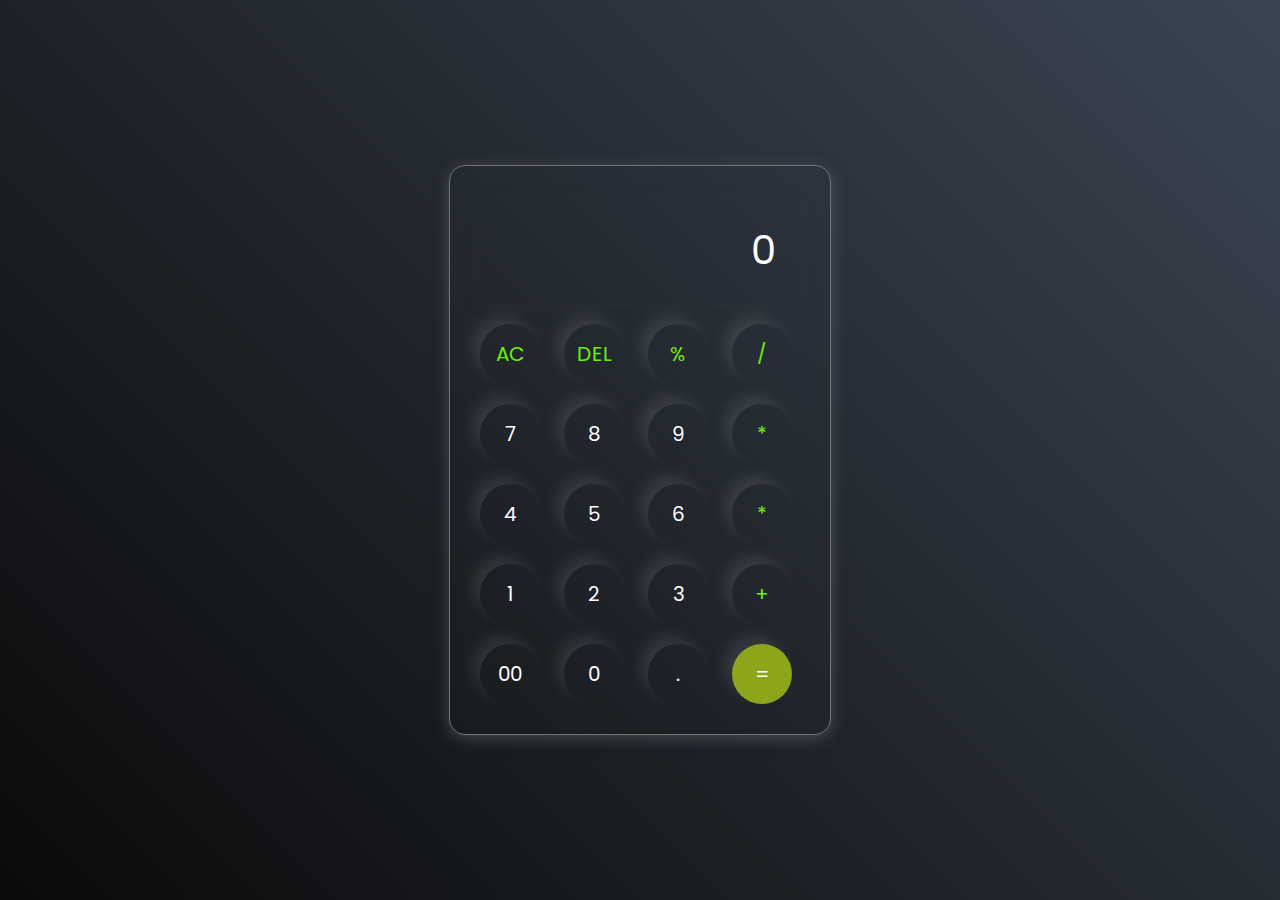
<file: Codsoft/Task3/index.html>
<!DOCTYPE html>
<html lang="en">
<head>
    <meta charset="UTF-8">
    <meta name="viewport" content="width=device-width, initial-scale=1.0">
    <title>Calculator</title>
    <link rel="stylesheet" href="style.css">

    <!----------Google Fonts------------->
    <link rel="preconnect" href="https://fonts.googleapis.com">
<link rel="preconnect" href="https://fonts.gstatic.com" crossorigin>
<link href="https://fonts.googleapis.com/css2?family=Poppins:ital,wght@0,100;0,200;0,300;0,400;0,500;0,600;0,700;0,800;0,900;1,100;1,200;1,300;1,400;1,500;1,600;1,700;1,800;1,900&display=swap" rel="stylesheet">
</head>
<body>
    <div class="calculator">
        <input type="text" placeholder="0" id="inputbox">
        <div>
            <button class="operator">AC</button>
            <button class="operator">DEL</button>
            <button class="operator">%</button>
            <button class="operator">/</button>
        </div>
        <div>
            <button>7</button>
            <button>8</button>
            <button>9</button>
            <button class="operator">*</button>
        </div>
        <div>
            <button>4</button>
            <button>5</button>
            <button>6</button>
            <button class="operator">*</button>
        </div>
        <div>
            <button>1</button>
            <button>2</button>
            <button>3</button>
            <button class="operator">+</button>
        </div>
        <div>
            <button>00</button>
            <button>0</button>
            <button>.</button>
            <button class="equalbtn">=</button>
        </div>
    </div>

    <script src="script.js"></script>

</body>
</html>
</file>
<file: Codsoft/Task3/style.css>
*{
    margin: 0;
    padding: 0;
    box-sizing: border-box;
    font-family: 'Poppins' , sans-serif;
}
body{
    width: 100%;
    height: 100vh;
    display: flex;
    justify-content: center;
    align-items: center;
    background: linear-gradient(45deg,#0a0a0a, #3a4452);
}
h1{
    align-items: center;
    justify-content: center;
}
.calculator{
    border: 1px solid #717377;
    padding: 20px;
    border-radius: 16px;
    background: transparent;
    box-shadow: 0px 3px 15px rgba(113,115,119,0.5);

}
input{
    width: 320px;
    border: none;
    padding: 24px;
    margin: 10px;
    background: transparent;
    box-shadow: 0px 3px 15px rgba(84,84,84,0.1);
    font-size: 40px;
    text-align: right;
    cursor: pointer;
    color: white;
}
input::placeholder{
    color: #fff;
}
button{
    border:none;
    width: 60px;
    height: 60px;
    margin: 10px;
    border-radius: 50%;
    background: transparent;
    color: #fff;
    font-size: 20px;
    box-shadow: -8px -8px 15px rgba(255,255,255,0.1);
    cursor: pointer;
}
.equalbtn{
    background-color: #8ca51a;
}
.operator{
    color: #6dee0a;
}
</file>
